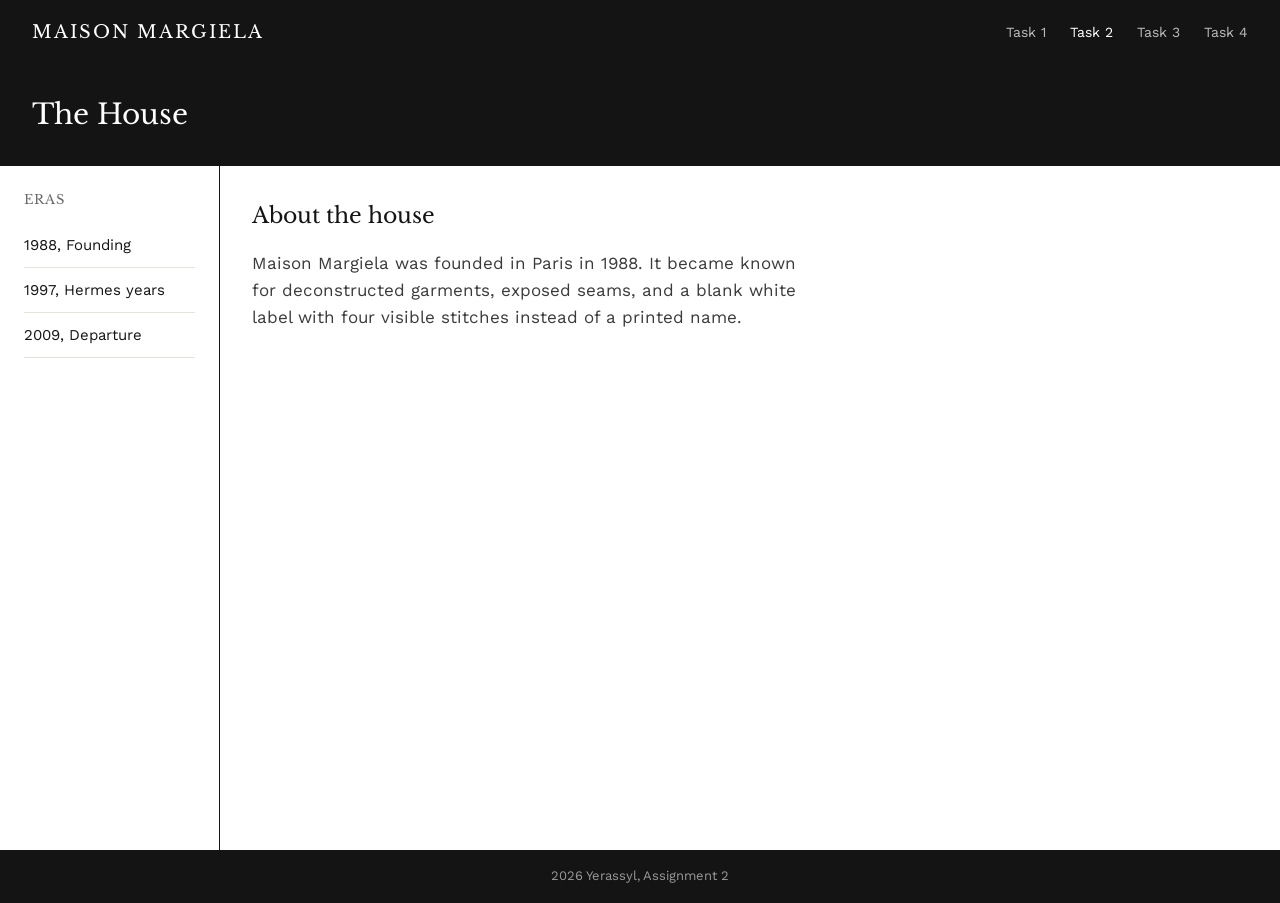
<file: task2.html>
<!DOCTYPE html>
<html lang="en">
<head>
    <meta charset="UTF-8">
    <meta name="viewport" content="width=device-width, initial-scale=1.0">
    <title>Maison Margiela | Task 2</title>
    <link rel="preconnect" href="https://fonts.googleapis.com">
    <link rel="preconnect" href="https://fonts.gstatic.com" crossorigin>
    <link href="https://fonts.googleapis.com/css2?family=Libre+Baskerville:wght@400;700&family=Work+Sans:wght@400;500&display=swap" rel="stylesheet">
    <link rel="stylesheet" href="styles.css">
    <link rel="stylesheet" href="task2.css">
</head>
<body>

<header class="site-header">
    <div class="logo">MAISON MARGIELA</div>
    <nav class="nav-links">
        <a href="index.html">Task 1</a>
        <a class="active" href="task2.html">Task 2</a>
        <a href="task3.html">Task 3</a>
        <a href="task4.html">Task 4</a>
    </nav>
</header>

<div class="grid-page">

    <div class="grid-header">
        <h1>The House</h1>
    </div>

    <div class="grid-sidebar">
        <h3>Eras</h3>
        <ul>
            <li>1988, Founding</li>
            <li>1997, Hermes years</li>
            <li>2009, Departure</li>
        </ul>
    </div>

    <div class="grid-main">
        <h2>About the house</h2>
        <p>Maison Margiela was founded in Paris in 1988. It became known for deconstructed garments, exposed seams, and a blank white label with four visible stitches instead of a printed name.</p>
    </div>

    <div class="grid-footer">
        2026 Yerassyl, Assignment 2
    </div>

</div>

</body>
</html>
</file>
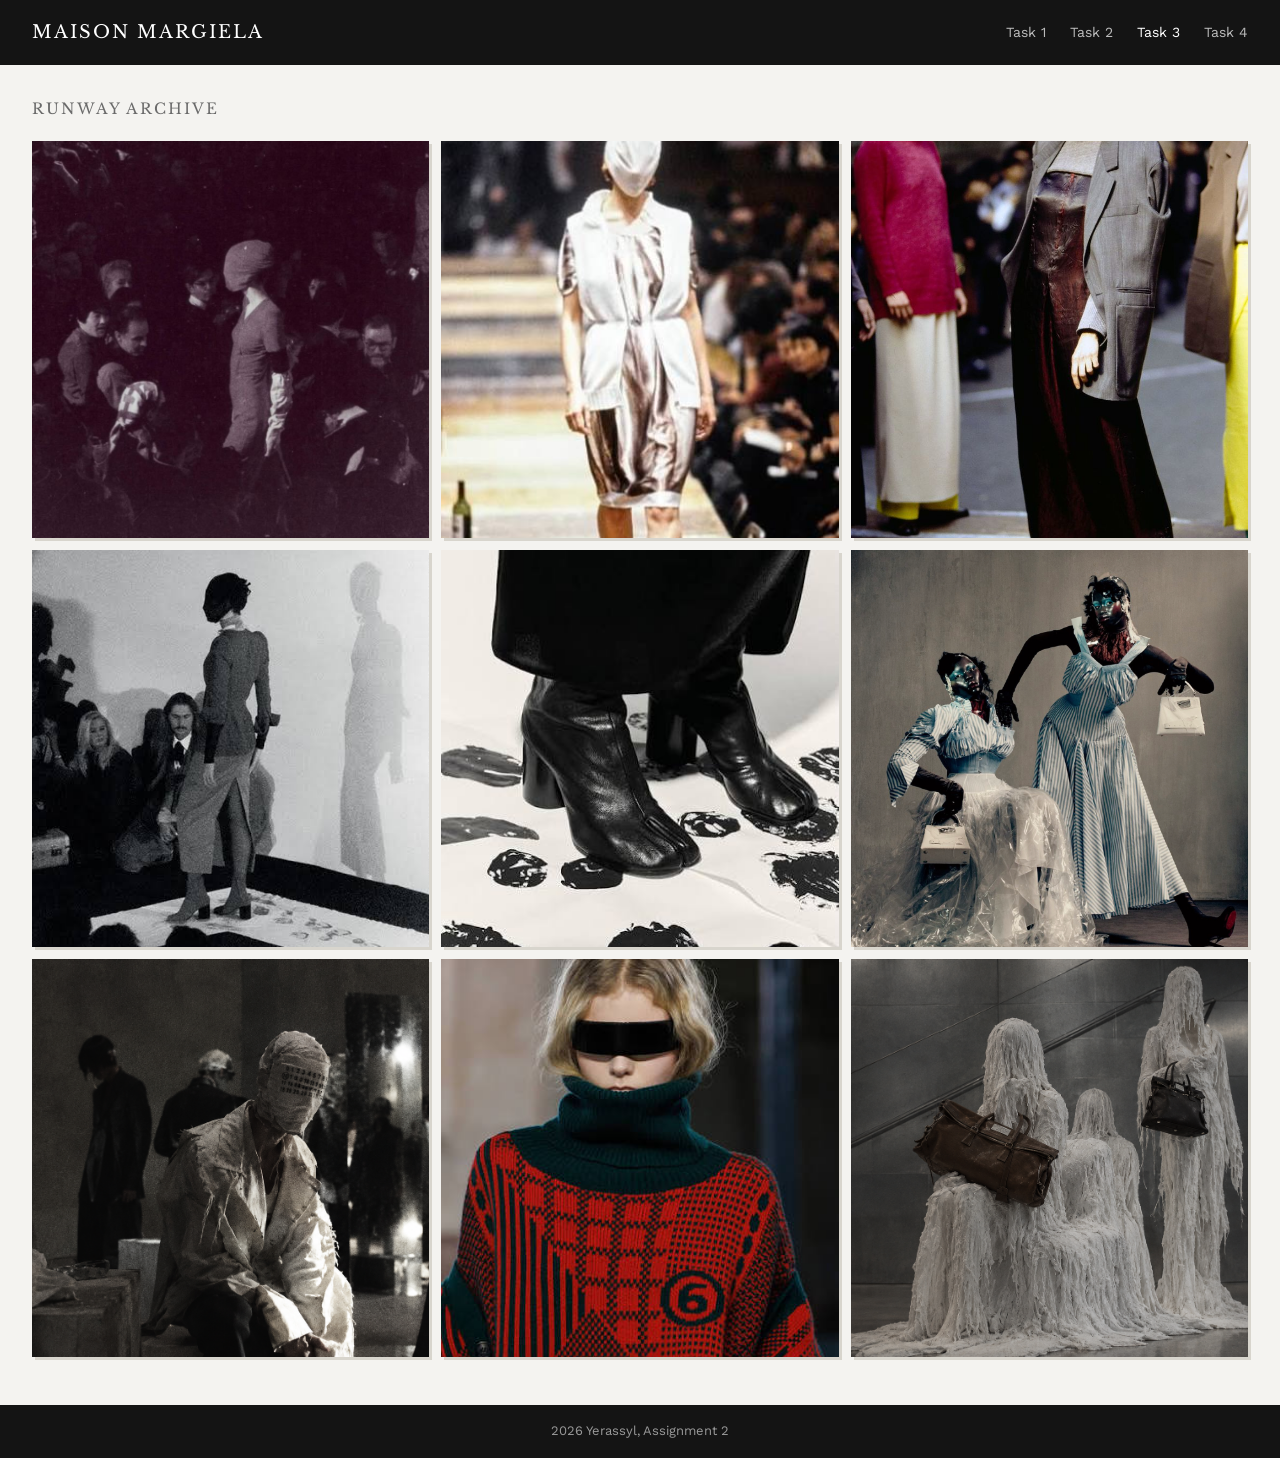
<file: task3.html>
<!DOCTYPE html>
<html lang="en">
<head>
    <meta charset="UTF-8">
    <meta name="viewport" content="width=device-width, initial-scale=1.0">
    <title>Maison Margiela | Task 3</title>
    <link rel="preconnect" href="https://fonts.googleapis.com">
    <link rel="preconnect" href="https://fonts.gstatic.com" crossorigin>
    <link href="https://fonts.googleapis.com/css2?family=Libre+Baskerville:wght@400;700&family=Work+Sans:wght@400;500&display=swap" rel="stylesheet">
    <link rel="stylesheet" href="styles.css">
    <link rel="stylesheet" href="task3.css">
</head>
<body>

<header class="site-header">
    <div class="logo">MAISON MARGIELA</div>
    <nav class="nav-links">
        <a href="index.html">Task 1</a>
        <a href="task2.html">Task 2</a>
        <a class="active" href="task3.html">Task 3</a>
        <a href="task4.html">Task 4</a>
    </nav>
</header>

<div class="gallery-intro">
    <h2>Runway Archive</h2>
</div>

<div class="gallery">
    <div class="gallery-item"><img src="images/look1.jpg" alt="Look 01"><div class="gallery-caption"><div class="season">S/S 1989</div><div class="look-no">Look 01</div></div></div>
    <div class="gallery-item"><img src="images/look2.jpg" alt="Look 02"><div class="gallery-caption"><div class="season">A/W 1989</div><div class="look-no">Look 02</div></div></div>
    <div class="gallery-item"><img src="images/look3.jpg" alt="Look 03"><div class="gallery-caption"><div class="season">S/S 1997</div><div class="look-no">Look 03</div></div></div>
    <div class="gallery-item"><img src="images/look4.jpg" alt="Look 04"><div class="gallery-caption"><div class="season">Hermes AW97</div><div class="look-no">Look 04</div></div></div>
    <div class="gallery-item"><img src="images/look5.jpg" alt="Look 05"><div class="gallery-caption"><div class="season">Tabi Boot</div><div class="look-no">Look 05</div></div></div>
    <div class="gallery-item"><img src="images/look6.jpg" alt="Look 06"><div class="gallery-caption"><div class="season">Artisanal</div><div class="look-no">Look 06</div></div></div>
    <div class="gallery-item"><img src="images/look7.jpg" alt="Look 07"><div class="gallery-caption"><div class="season">Replica</div><div class="look-no">Look 07</div></div></div>
    <div class="gallery-item"><img src="images/look8.jpg" alt="Look 08"><div class="gallery-caption"><div class="season">MM6</div><div class="look-no">Look 08</div></div></div>
    <div class="gallery-item"><img src="images/look9.jpg" alt="Look 09"><div class="gallery-caption"><div class="season">10 Corso Como</div><div class="look-no">Look 09</div></div></div>
</div>

<footer class="site-footer">
    2026 Yerassyl, Assignment 2
</footer>

</body>
</html>
</file>
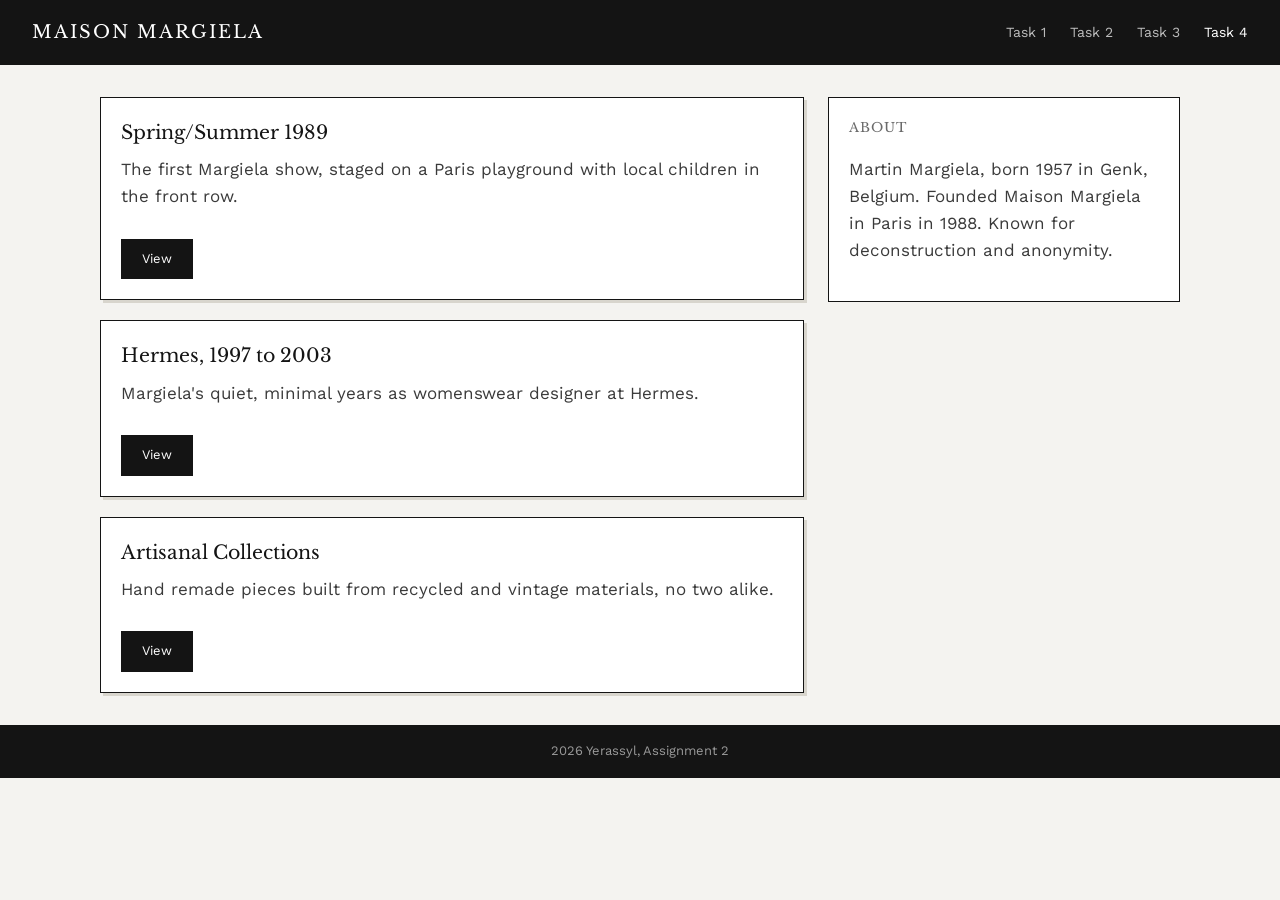
<file: task4.html>
<!DOCTYPE html>
<html lang="en">
<head>
    <meta charset="UTF-8">
    <meta name="viewport" content="width=device-width, initial-scale=1.0">
    <title>Maison Margiela | Task 4</title>
    <link rel="preconnect" href="https://fonts.googleapis.com">
    <link rel="preconnect" href="https://fonts.gstatic.com" crossorigin>
    <link href="https://fonts.googleapis.com/css2?family=Libre+Baskerville:wght@400;700&family=Work+Sans:wght@400;500&display=swap" rel="stylesheet">
    <link rel="stylesheet" href="styles.css">
    <link rel="stylesheet" href="task4.css">
</head>
<body>

<header class="site-header">
    <div class="logo">MAISON MARGIELA</div>
    <nav class="nav-links">
        <a href="index.html">Task 1</a>
        <a href="task2.html">Task 2</a>
        <a href="task3.html">Task 3</a>
        <a class="active" href="task4.html">Task 4</a>
    </nav>
</header>

<main class="portfolio-main">

    <div class="projects">
        <div class="project-card">
            <h3>Spring/Summer 1989</h3>
            <p>The first Margiela show, staged on a Paris playground with local children in the front row.</p>
            <a class="card-btn" href="https://en.wikipedia.org/wiki/Maison_Margiela">View</a>
        </div>
        <div class="project-card">
            <h3>Hermes, 1997 to 2003</h3>
            <p>Margiela's quiet, minimal years as womenswear designer at Hermes.</p>
            <a class="card-btn" href="https://en.wikipedia.org/wiki/Maison_Margiela">View</a>
        </div>
        <div class="project-card">
            <h3>Artisanal Collections</h3>
            <p>Hand remade pieces built from recycled and vintage materials, no two alike.</p>
            <a class="card-btn" href="https://en.wikipedia.org/wiki/Maison_Margiela">View</a>
        </div>
    </div>

    <aside class="sidebar-info">
        <h3>About</h3>
        <p>Martin Margiela, born 1957 in Genk, Belgium. Founded Maison Margiela in Paris in 1988. Known for deconstruction and anonymity.</p>
    </aside>

</main>

<footer class="site-footer">
    2026 Yerassyl, Assignment 2
</footer>

</body>
</html>
</file>
<file: styles.css>
body {
  background-color: #f4f3f0;
  color: #141414;
  font-family: 'Work Sans', Arial, sans-serif;
  font-size: 17px;
  line-height: 1.6;
  margin: 0;
}

h1, h2, h3 {
  font-family: 'Libre Baskerville', Georgia, serif;
  font-weight: 400;
}

a {
  color: #141414;
}

img {
  max-width: 100%;
}

.wrap {
  max-width: 1080px;
  margin: 0 auto;
  padding: 0 32px;
}

section > h2 {
  margin: 0 0 20px 0;
  font-size: 15px;
  text-transform: uppercase;
  letter-spacing: 2px;
  color: #6a6a6a;
}

.site-header {
  display: flex;
  justify-content: space-between;
  align-items: center;
  background-color: #141414;
  color: #ffffff;
  padding: 18px 32px;
}

.logo {
  font-family: 'Libre Baskerville', Georgia, serif;
  font-size: 18px;
  letter-spacing: 2px;
}

.nav-links {
  display: flex;
  gap: 24px;
}

.nav-links a {
  color: #bbbbbb;
  text-decoration: none;
  font-size: 14px;
}

.nav-links a:hover,
.nav-links a.active {
  color: #ffffff;
}

.hero {
  display: flex;
  flex-direction: column;
  align-items: center;
  justify-content: center;
  text-align: center;
  padding: 48px 24px;
}

.hero h1 {
  margin: 0 0 8px 0;
  font-size: 34px;
}

.hero p {
  margin: 0;
  color: #555555;
  font-size: 14px;
  letter-spacing: 0.5px;
  text-transform: uppercase;
}

.card-row {
  display: flex;
  gap: 24px;
  padding: 8px 0 56px 0;
  align-items: stretch;
}

.card {
  flex: 1;
  display: flex;
  flex-direction: column;
  background-color: #ffffff;
  border: 1px solid #141414;
  box-shadow: 3px 3px 0 #d8d5cd;
  transition: box-shadow 0.2s ease, transform 0.2s ease;
}

.card:hover {
  box-shadow: 7px 7px 0 #141414;
  transform: translate(-3px, -3px);
}

.card-image {
  height: 170px;
  overflow: hidden;
  background-color: #e4e2dc;
}

.card-image img {
  width: 100%;
  height: 100%;
  object-fit: cover;
  display: block;
}

.card-body {
  padding: 20px;
  display: flex;
  flex-direction: column;
  flex-grow: 1;
}

.card-body h3 {
  margin: 0 0 8px 0;
  font-size: 19px;
}

.card-body p {
  flex-grow: 1;
  font-size: 15px;
  color: #3a3a3a;
}

.card-btn {
  align-self: flex-start;
  margin-top: 14px;
  padding: 9px 20px;
  background-color: #141414;
  color: #ffffff;
  border: 1px solid #141414;
  text-decoration: none;
  font-size: 13px;
}

.card-btn:hover {
  background-color: #ffffff;
  color: #141414;
}

.site-footer {
  background-color: #141414;
  color: #999999;
  padding: 16px 32px;
  text-align: center;
  font-size: 13px;
}

@media (max-width: 600px) {
  .site-header {
    flex-direction: column;
    gap: 10px;
    align-items: flex-start;
  }

  .card-row {
    flex-direction: column;
  }
}
</file>
<file: task2.css>
.grid-page {
  display: grid;
  grid-template-columns: 220px 1fr;
  grid-template-rows: auto 1fr auto;
  grid-template-areas:
    "header header"
    "sidebar main"
    "footer footer";
  min-height: calc(100vh - 62px);
}

.grid-header {
  grid-area: header;
  background-color: #141414;
  color: #ffffff;
  padding: 28px 32px;
}

.grid-header h1 {
  margin: 0;
  font-size: 28px;
}

.grid-sidebar {
  grid-area: sidebar;
  background-color: #ffffff;
  border-right: 1px solid #141414;
  padding: 24px;
}

.grid-sidebar h3 {
  margin-top: 0;
  font-size: 13px;
  text-transform: uppercase;
  letter-spacing: 1px;
  color: #6a6a6a;
}

.grid-sidebar ul {
  list-style-type: none;
  margin: 0;
  padding: 0;
}

.grid-sidebar li {
  padding: 10px 0;
  border-bottom: 1px solid #e4e2dc;
  font-size: 15px;
}

.grid-main {
  grid-area: main;
  background-color: #ffffff;
  padding: 32px;
}

.grid-main h2 {
  margin: 0 0 14px 0;
  font-size: 22px;
}

.grid-main p {
  max-width: 560px;
  color: #3a3a3a;
}

.grid-footer {
  grid-area: footer;
  background-color: #141414;
  color: #999999;
  padding: 16px 32px;
  text-align: center;
  font-size: 13px;
}

@media (max-width: 600px) {
  .grid-page {
    grid-template-columns: 1fr;
    grid-template-areas:
      "header"
      "sidebar"
      "main"
      "footer";
  }
}
</file>
<file: task3.css>
.gallery-intro {
  padding: 32px 32px 0 32px;
}

.gallery-intro h2 {
  margin: 0;
  font-size: 15px;
  text-transform: uppercase;
  letter-spacing: 2px;
  color: #6a6a6a;
}

.gallery {
  display: grid;
  grid-template-columns: repeat(3, 1fr);
  gap: 12px;
  padding: 20px 32px 48px 32px;
}

.gallery-item {
  position: relative;
  aspect-ratio: 1 / 1;
  overflow: hidden;
  background-color: #e4e2dc;
  box-shadow: 3px 3px 0 #d8d5cd;
  transition: box-shadow 0.2s ease, transform 0.2s ease;
}

.gallery-item:hover {
  box-shadow: 7px 7px 0 #141414;
  transform: translate(-3px, -3px);
}

.gallery-item img {
  width: 100%;
  height: 100%;
  object-fit: cover;
  display: block;
}

.gallery-caption {
  position: absolute;
  inset: 0;
  background-color: rgba(20, 20, 20, 0.65);
  color: #ffffff;
  display: flex;
  flex-direction: column;
  align-items: center;
  justify-content: center;
  text-align: center;
  opacity: 0;
}

.gallery-caption .season {
  font-family: 'Libre Baskerville', Georgia, serif;
  font-size: 16px;
}

.gallery-caption .look-no {
  font-size: 12px;
  letter-spacing: 1px;
  color: #cccccc;
  margin-top: 4px;
}

.gallery-item:hover .gallery-caption {
  opacity: 1;
}

@media (max-width: 600px) {
  .gallery {
    grid-template-columns: repeat(2, 1fr);
    padding: 16px;
  }
}
</file>
<file: task4.css>
.portfolio-main {
  display: grid;
  grid-template-columns: 2fr 1fr;
  gap: 24px;
  padding: 32px;
  max-width: 1080px;
  margin: 0 auto;
}

.projects {
  display: flex;
  flex-direction: column;
  gap: 20px;
}

.project-card {
  display: flex;
  flex-direction: column;
  background-color: #ffffff;
  border: 1px solid #141414;
  box-shadow: 3px 3px 0 #d8d5cd;
  padding: 20px;
  transition: box-shadow 0.2s ease, transform 0.2s ease;
}

.project-card:hover {
  box-shadow: 7px 7px 0 #141414;
  transform: translate(-3px, -3px);
}

.project-card h3 {
  margin: 0 0 8px 0;
  font-size: 19px;
}

.project-card p {
  margin: 0 0 14px 0;
  color: #3a3a3a;
}

.project-card .card-btn {
  align-self: flex-start;
}

.sidebar-info {
  background-color: #ffffff;
  border: 1px solid #141414;
  padding: 20px;
  height: fit-content;
}

.sidebar-info h3 {
  margin-top: 0;
  font-size: 13px;
  text-transform: uppercase;
  letter-spacing: 1px;
  color: #6a6a6a;
}

.sidebar-info p {
  color: #3a3a3a;
}

@media (max-width: 700px) {
  .portfolio-main {
    grid-template-columns: 1fr;
  }
}
</file>
